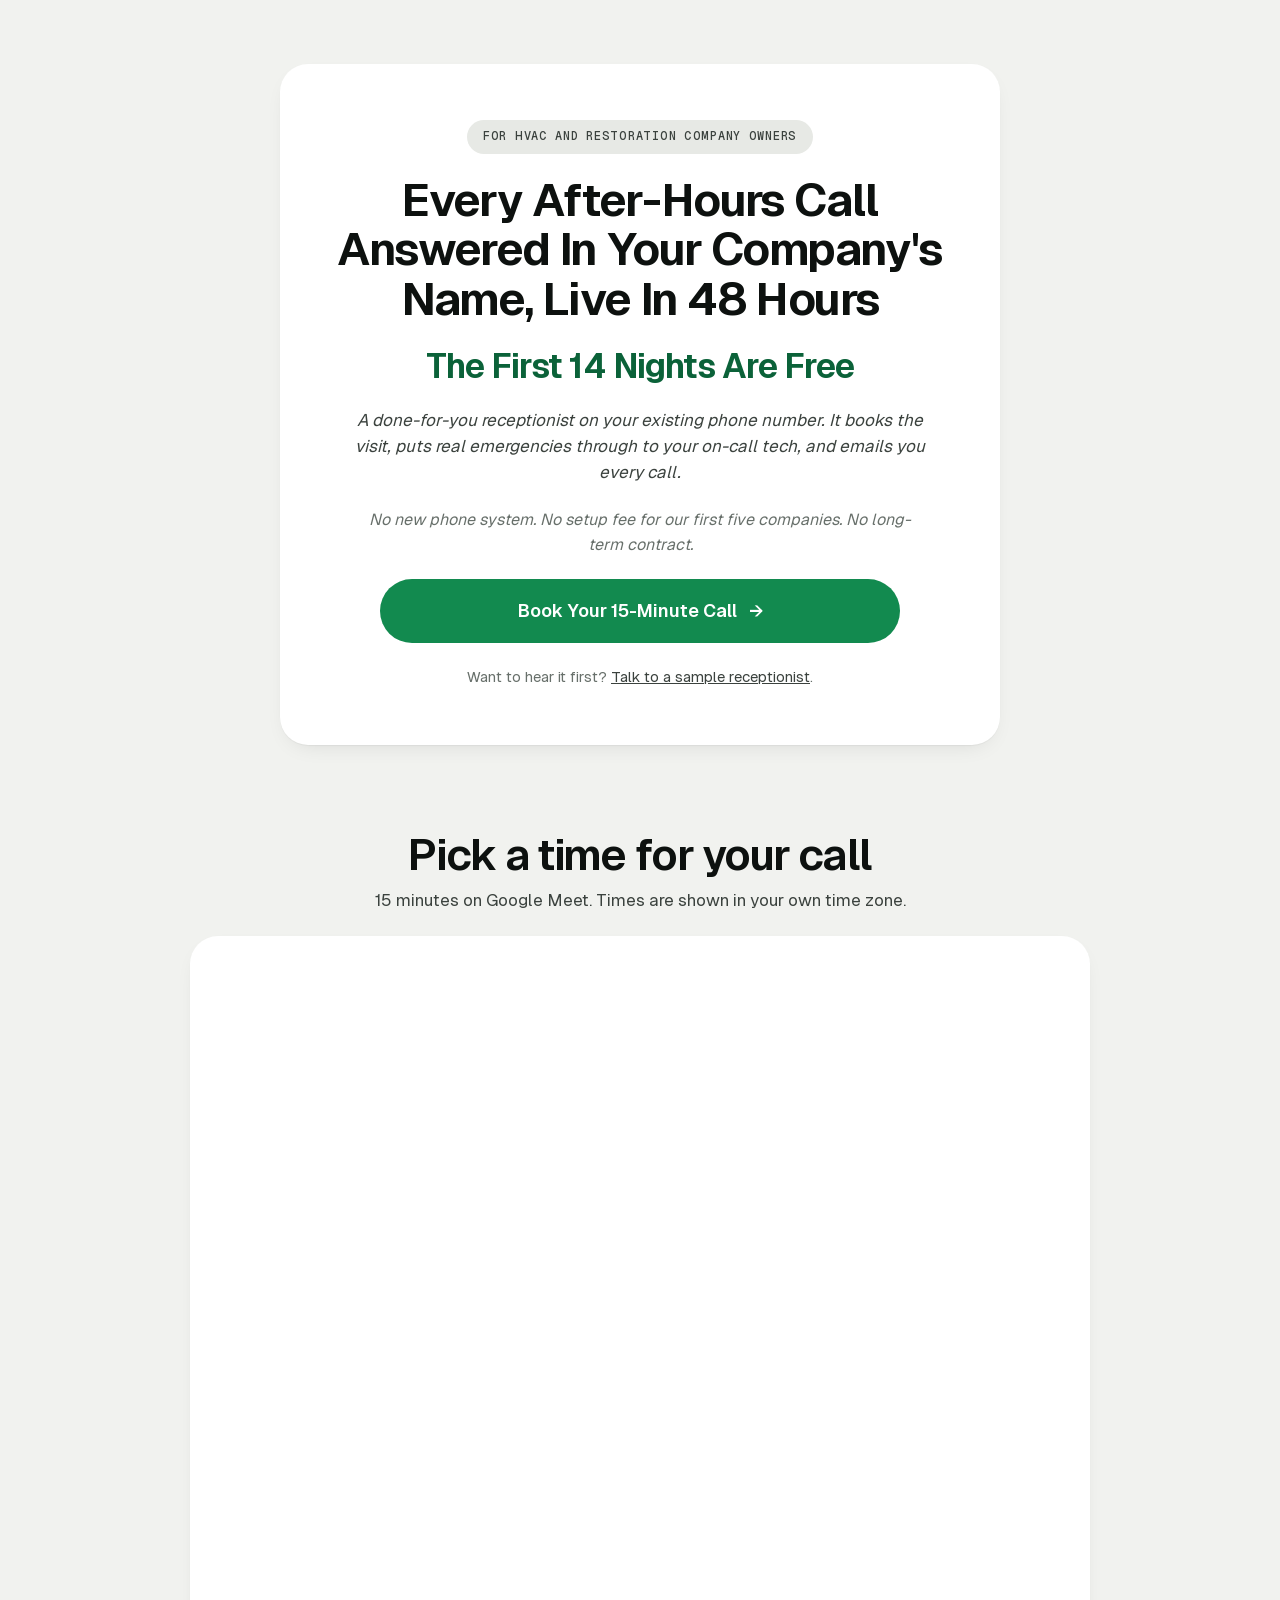
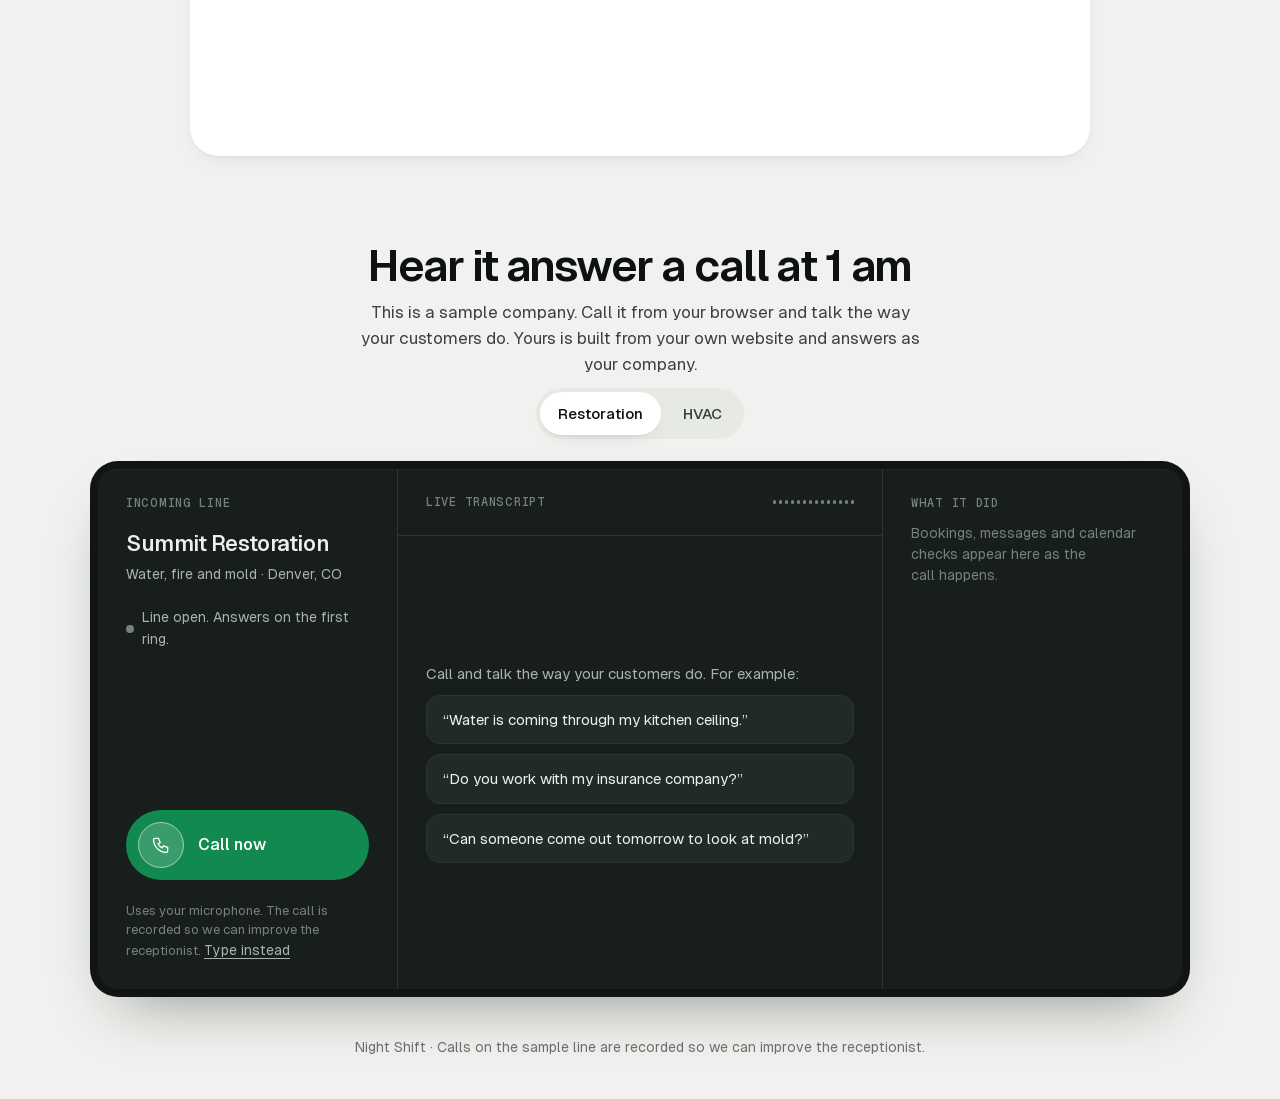
<file: index.html>
<!doctype html>
<html lang="en">
<head>
<meta charset="utf-8">
<meta name="viewport" content="width=device-width, initial-scale=1">
<title>Night Shift · After-hours receptionist for HVAC and restoration companies</title>
<meta name="description" content="Every after-hours call answered in your company's name, live on your existing number in 48 hours. The first 14 nights are free.">
<link rel="preload" href="fonts/Geist-Variable.woff2" as="font" type="font/woff2" crossorigin>
<link rel="stylesheet" href="base.css">
<link rel="stylesheet" href="funnel.css">
<script src="config.js"></script>
<script src="pixel.js"></script>
</head>
<body>
<main class="page">
  <section class="card">
    <span class="pill">For HVAC and restoration company owners</span>
    <h1>Every After-Hours Call Answered In Your Company's Name, Live In 48 Hours</h1>
    <p class="offer">The First 14 Nights Are Free</p>
    <p class="what">A done-for-you receptionist on your existing phone number. It books the visit, puts real emergencies through to your on-call tech, and emails you every call.</p>
    <p class="nos">No new phone system. No setup fee for our first five companies. No long-term contract.</p>
    <a class="cta" href="#book" data-cta>Book Your 15-Minute Call <span aria-hidden="true">→</span></a>
    <p class="under">Want to hear it first? <a href="#hear">Talk to a sample receptionist</a>.</p>
  </section>

  <section class="block" id="book">
    <div class="block-head"><h2>Pick a time for your call</h2><p>15 minutes on Google Meet. Times are shown in your own time zone.</p></div>
    <div class="cal"><iframe data-cal title="Book a call" loading="lazy"></iframe></div>
  </section>

  <section class="block" id="hear">
    <div class="block-head">
      <h2>Hear it answer a call at 1 am</h2>
      <p>This is a sample company. Call it from your browser and talk the way your customers do. Yours is built from your own website and answers as your company.</p>
      <div class="switch" role="group" aria-label="Sample company"><button type="button" data-pick="summit" aria-pressed="true">Restoration</button><button type="button" data-pick="northgate" aria-pressed="false">HVAC</button></div>
    </div>
    <div id="line"></div>
  </section>
</main>
<footer class="foot">Night Shift · Calls on the sample line are recorded so we can improve the receptionist.</footer>
<script type="module">
import { mountLine } from "./line.js";
import { SAMPLES } from "./samples.js";
document.querySelector("[data-cal]").src = window.NS.calendarEmbed;
const PROMPTS = {
  summit: ["Water is coming through my kitchen ceiling.", "Do you work with my insurance company?", "Can someone come out tomorrow to look at mold?"],
  northgate: ["My furnace stopped and it's freezing in here.", "What do you charge to come out?", "Can I book a tune-up for next week?"],
};
function show(key) {
  const D = SAMPLES[key];
  document.querySelectorAll("[data-pick]").forEach((b) => b.setAttribute("aria-pressed", String(b.dataset.pick === key)));
  const root = document.getElementById("line"); const fresh = root.cloneNode(false); root.replaceWith(fresh);
  mountLine(fresh, { agentId: D.agentId, vars: D.vars, company: D.name, meta: [D.trade === "restoration" ? "Water, fire and mold" : "Heating and cooling", D.city].join(" · "), prompts: PROMPTS[key] });
}
document.querySelectorAll("[data-pick]").forEach((b) => b.addEventListener("click", () => show(b.dataset.pick)));
show("summit");
document.querySelector("[data-cta]").addEventListener("click", () => window.fbq?.("track", "InitiateCheckout"));
</script>
</body>
</html>
</file>
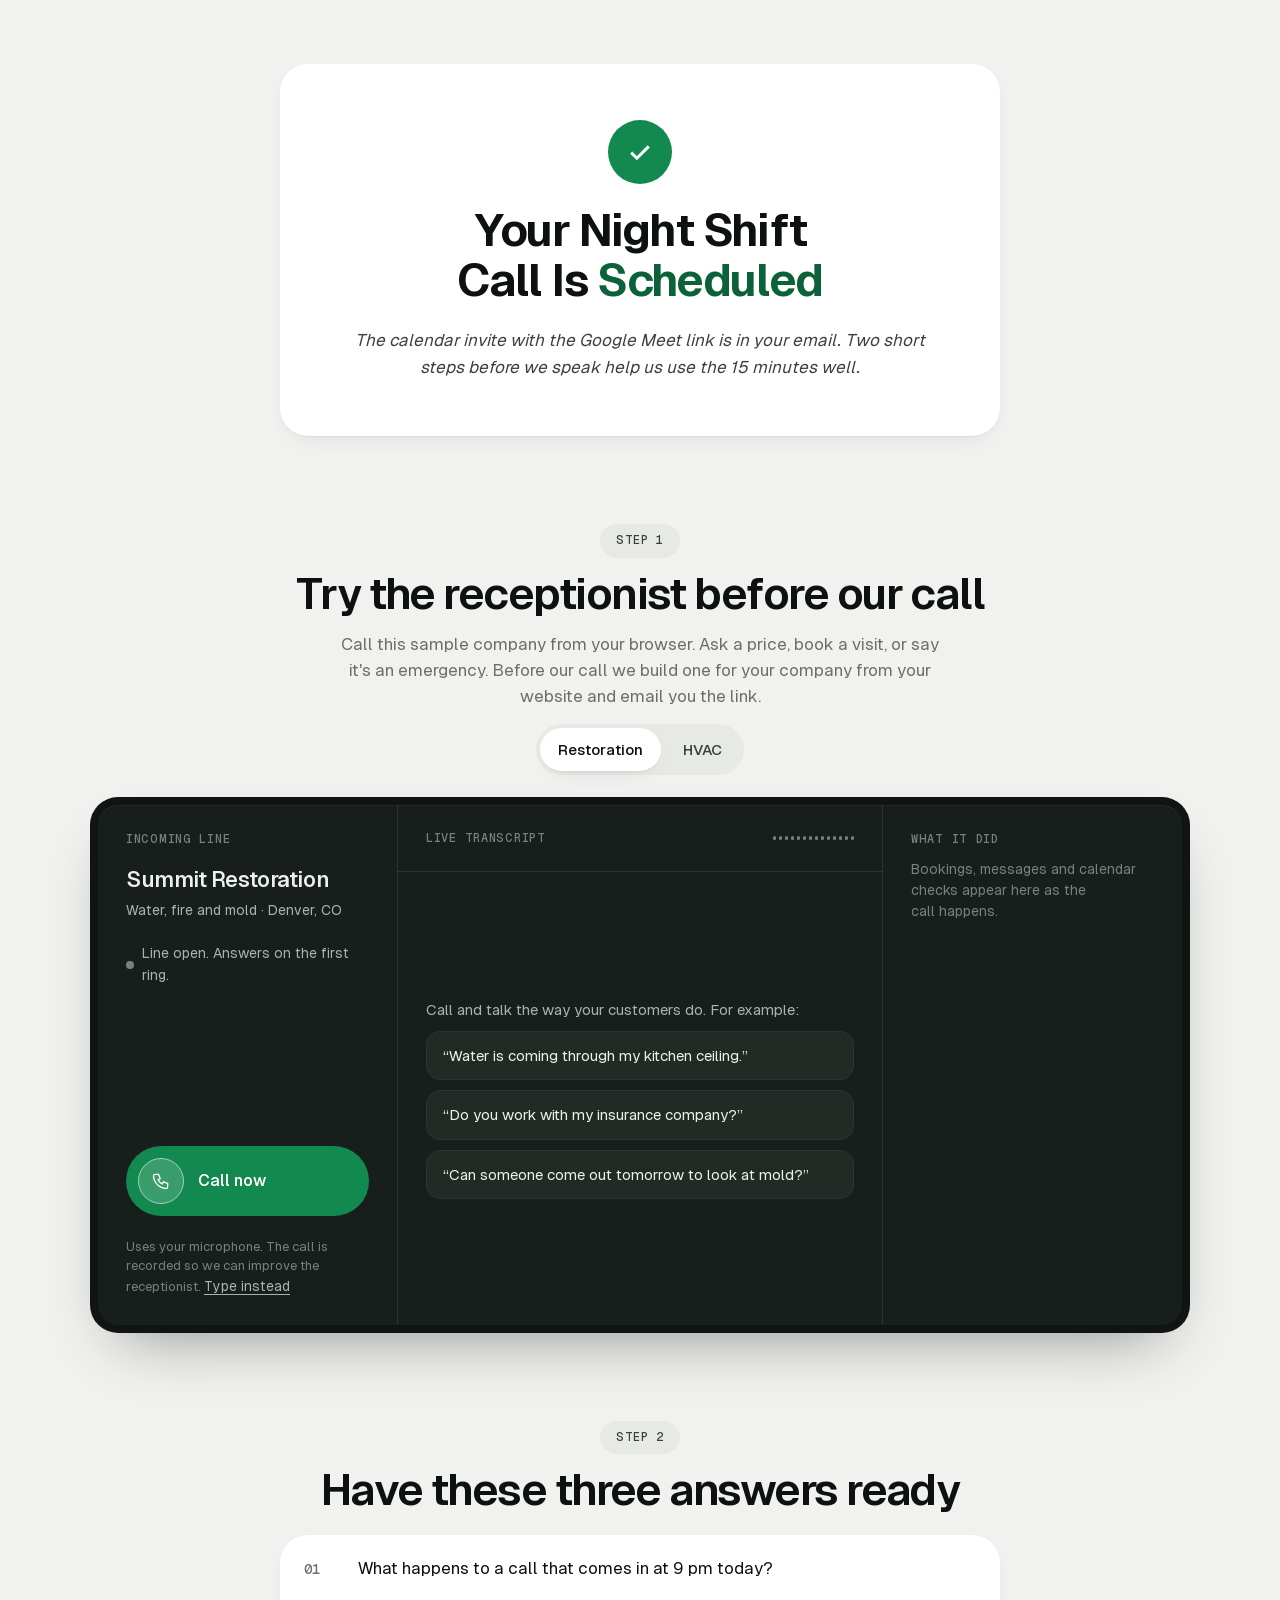
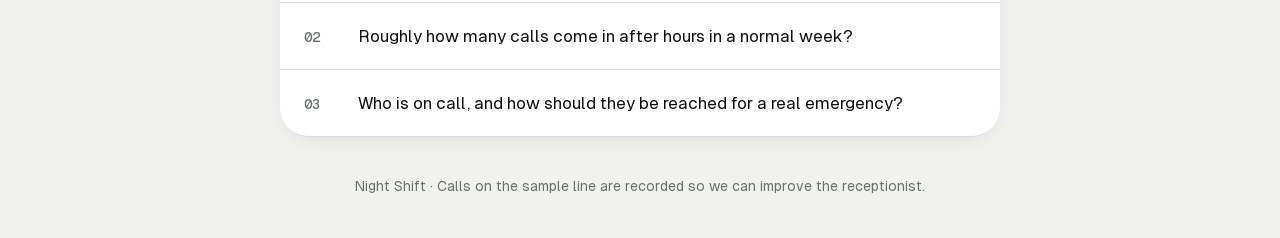
<file: booked.html>
<!doctype html>
<html lang="en">
<head>
<meta charset="utf-8">
<meta name="viewport" content="width=device-width, initial-scale=1">
<meta name="robots" content="noindex">
<title>Your call is scheduled · Night Shift</title>
<link rel="preload" href="fonts/Geist-Variable.woff2" as="font" type="font/woff2" crossorigin>
<link rel="stylesheet" href="base.css">
<link rel="stylesheet" href="funnel.css">
<script src="config.js"></script>
<script src="pixel.js"></script>
</head>
<body>
<main class="page">
  <section class="card">
    <span class="check" aria-hidden="true"><svg width="30" height="30" viewBox="0 0 24 24" fill="none" stroke="currentColor" stroke-width="2.4"><path d="M5 12.5l4.5 4.5L19 7.5"/></svg></span>
    <h1>Your Night Shift Call Is <em>Scheduled</em></h1>
    <p class="what">The calendar invite with the Google Meet link is in your email. Two short steps before we speak help us use the 15 minutes well.</p>
  </section>

  <section class="block">
    <div class="stage"><span class="pill">Step 1</span><h2 style="font-size:clamp(28px,4vw,44px);font-weight:620">Try the receptionist before our call</h2>
      <p class="muted" style="max-width:56ch">Call this sample company from your browser. Ask a price, book a visit, or say it's an emergency. Before our call we build one for your company from your website and email you the link.</p>
      <div class="switch" role="group" aria-label="Sample company"><button type="button" data-pick="summit" aria-pressed="true">Restoration</button><button type="button" data-pick="northgate" aria-pressed="false">HVAC</button></div>
    </div>
    <div id="line"></div>
  </section>

  <section class="block">
    <div class="stage"><span class="pill">Step 2</span><h2 style="font-size:clamp(28px,4vw,44px);font-weight:620">Have these three answers ready</h2></div>
    <ol class="qs">
      <li><b>01</b><span>What happens to a call that comes in at 9 pm today?</span></li>
      <li><b>02</b><span>Roughly how many calls come in after hours in a normal week?</span></li>
      <li><b>03</b><span>Who is on call, and how should they be reached for a real emergency?</span></li>
    </ol>
  </section>
</main>
<footer class="foot">Night Shift · Calls on the sample line are recorded so we can improve the receptionist.</footer>
<script type="module">
import { mountLine } from "./line.js";
import { SAMPLES } from "./samples.js";
const PROMPTS = {
  summit: ["Water is coming through my kitchen ceiling.", "Do you work with my insurance company?", "Can someone come out tomorrow to look at mold?"],
  northgate: ["My furnace stopped and it's freezing in here.", "What do you charge to come out?", "Can I book a tune-up for next week?"],
};
function show(key) {
  const D = SAMPLES[key];
  document.querySelectorAll("[data-pick]").forEach((b) => b.setAttribute("aria-pressed", String(b.dataset.pick === key)));
  const root = document.getElementById("line"); const fresh = root.cloneNode(false); root.replaceWith(fresh);
  mountLine(fresh, { agentId: D.agentId, vars: D.vars, company: D.name, meta: [D.trade === "restoration" ? "Water, fire and mold" : "Heating and cooling", D.city].join(" · "), prompts: PROMPTS[key] });
}
document.querySelectorAll("[data-pick]").forEach((b) => b.addEventListener("click", () => show(b.dataset.pick)));
show("summit");
window.fbq?.("track", "Schedule");
</script>
</body>
</html>
</file>
<file: base.css>
/* Shared look for demo pages and client portals (brand name comes from data/config.json "brand").
   Light paper, ink type, one signal green used only for "answered / booked / live". */
@font-face { font-family: "Geist"; src: url("fonts/Geist-Variable.woff2") format("woff2"); font-weight: 100 900; font-display: swap; }
@font-face { font-family: "Geist Mono"; src: url("fonts/GeistMono-Variable.woff2") format("woff2"); font-weight: 100 900; font-display: swap; }

:root {
  --paper: #f1f2ef;
  --surface: #ffffff;
  --sunk: #e7e9e5;
  --ink: #0d110f;
  --ink-2: #3b423e;
  --ink-3: #68706b;
  --line: #d6dad5;
  --line-2: #c4c9c3;
  --green: #128a4f;
  --green-ink: #0b6239;
  --green-wash: #e3f1e8;
  --console: #101513;
  --console-2: #181e1b;
  --console-3: #222a26;
  --console-line: #2c3531;
  --console-ink: #edf1ee;
  --console-ink-2: #a9b3ad;
  --console-ink-3: #77827c;
  --danger: #b4231b;
  --r-xl: 28px; --r-l: 20px; --r-m: 14px; --r-s: 10px;
  --ease: cubic-bezier(0.32, 0.72, 0, 1);
  --gutter: clamp(16px, 4vw, 40px);
  --section: clamp(80px, 11vw, 148px);
  --max: 1240px;
  --shadow: 0 1px 1px rgba(13, 17, 15, 0.04), 0 8px 24px -12px rgba(13, 17, 15, 0.14);
  color-scheme: light;
}
* { box-sizing: border-box; }
html { -webkit-text-size-adjust: 100%; text-size-adjust: 100%; }
body { margin: 0; background: var(--paper); color: var(--ink); font: 400 17px/1.55 "Geist", ui-sans-serif, system-ui, sans-serif; font-feature-settings: "ss01"; -webkit-font-smoothing: antialiased; }
img, svg, video { display: block; max-width: 100%; }
a { color: inherit; }
button, input, select, textarea { font: inherit; color: inherit; }
:focus-visible { outline: 2px solid var(--green); outline-offset: 3px; border-radius: 6px; }
.mono { font-family: "Geist Mono", ui-monospace, monospace; font-feature-settings: "zero"; }
.wrap { max-width: var(--max); margin-inline: auto; padding-inline: var(--gutter); }
.eyebrow { display: inline-flex; align-items: center; gap: 10px; font: 500 13px/1 "Geist Mono", monospace; letter-spacing: 0.04em; text-transform: uppercase; color: var(--ink-3); }
.eyebrow::before { content: ""; width: 7px; height: 7px; border-radius: 50%; background: var(--green); }
h1, h2, h3 { margin: 0; font-weight: 560; letter-spacing: -0.035em; line-height: 1.02; text-wrap: balance; }
h2 { font-size: clamp(36px, 5.2vw, 64px); }
h3 { font-size: 22px; letter-spacing: -0.02em; line-height: 1.2; }
p { margin: 0; text-wrap: pretty; }
.lede { font-size: clamp(18px, 1.7vw, 21px); line-height: 1.5; color: var(--ink-2); max-width: 40ch; }
.muted { color: var(--ink-3); }

/* buttons: a pill with the arrow in its own circle */
.btn { display: inline-flex; align-items: center; gap: 14px; height: 54px; padding: 0 8px 0 24px; border-radius: 999px; border: 0; cursor: pointer; text-decoration: none; font-weight: 520; font-size: 16px; white-space: nowrap; transition: transform 0.5s var(--ease), background 0.3s var(--ease); }
.btn:active { transform: scale(0.98); }
.btn .knob { display: grid; place-items: center; width: 38px; height: 38px; border-radius: 50%; transition: transform 0.5s var(--ease); }
.btn:hover .knob { transform: translateX(3px); }
.btn-ink { background: var(--ink); color: #fff; }
.btn-ink .knob { background: rgba(255, 255, 255, 0.12); }
.btn-ink:hover { background: #222a26; }
.btn-green { background: var(--green); color: #fff; }
.btn-green .knob { background: rgba(255, 255, 255, 0.16); }
.btn-green:hover { background: var(--green-ink); }
.btn-plain { height: auto; padding: 0; background: none; color: var(--ink); gap: 8px; border-bottom: 1px solid var(--line-2); border-radius: 0; padding-bottom: 3px; }
.btn-plain:hover { border-color: var(--ink); }
.btn[disabled] { opacity: 0.55; cursor: default; }

/* fields */
.field { display: grid; gap: 8px; }
.field label { font-size: 14px; font-weight: 520; color: var(--ink-2); }
.field input { height: 54px; padding: 0 18px; border-radius: var(--r-m); border: 1px solid var(--line-2); background: var(--surface); font-size: 17px; transition: border-color 0.2s var(--ease); }
.field input:focus { outline: none; border-color: var(--ink); }
.hp { position: absolute; left: -9999px; width: 1px; height: 1px; opacity: 0; }

/* reveal on scroll (native scroll; transform and opacity only) */
.reveal { opacity: 0; transform: translateY(28px); transition: opacity 0.9s var(--ease), transform 0.9s var(--ease); }
.reveal.in { opacity: 1; transform: none; }
@media (prefers-reduced-motion: reduce) { .reveal { opacity: 1; transform: none; transition: none; } * { animation: none !important; } }

/* ---- the live line: a phone call with the receptionist, in the page ------------------------------ */
.line { background: var(--console); color: var(--console-ink); border-radius: var(--r-xl); padding: 8px; box-shadow: 0 30px 60px -30px rgba(13, 17, 15, 0.45); }
.line-in { display: grid; grid-template-columns: 300px minmax(0, 1fr) 300px; min-height: 520px; border-radius: calc(var(--r-xl) - 8px); background: var(--console-2); box-shadow: inset 0 1px 0 rgba(255, 255, 255, 0.05); overflow: hidden; }
.line-side { padding: 28px; display: flex; flex-direction: column; gap: 22px; border-right: 1px solid var(--console-line); }
.line-rail { padding: 28px; border-left: 1px solid var(--console-line); display: flex; flex-direction: column; gap: 14px; }
.line-label { font: 500 12px/1 "Geist Mono", monospace; letter-spacing: 0.06em; text-transform: uppercase; color: var(--console-ink-3); }
.line-co { font-size: 22px; font-weight: 560; letter-spacing: -0.02em; line-height: 1.15; }
.line-meta { color: var(--console-ink-2); font-size: 14px; line-height: 1.5; }
.line-status { display: inline-flex; align-items: center; gap: 8px; font-size: 14px; color: var(--console-ink-2); }
.line-status i { width: 8px; height: 8px; border-radius: 50%; background: var(--console-ink-3); }
.line[data-state="live"] .line-status i { background: #3ccf7f; }
.line[data-state="connecting"] .line-status i { background: #d9b44a; }
.callbtn { position: relative; margin-top: auto; display: flex; align-items: center; gap: 14px; width: 100%; padding: 12px 22px 12px 12px; border: 0; border-radius: 999px; background: var(--green); color: #fff; font-weight: 540; font-size: 16px; cursor: pointer; transition: background 0.3s var(--ease), transform 0.5s var(--ease); }
.callbtn:active { transform: scale(0.98); }
.callbtn .ph { position: relative; display: grid; place-items: center; width: 46px; height: 46px; border-radius: 50%; background: rgba(255, 255, 255, 0.16); flex: none; }
.callbtn .ph::after { content: ""; position: absolute; inset: 0; border-radius: 50%; border: 1px solid rgba(255, 255, 255, 0.5); animation: ring 2.4s var(--ease) infinite; }
.line[data-state="live"] .callbtn, .line[data-state="connecting"] .callbtn { background: #2a322e; }
.line[data-state="live"] .callbtn .ph::after { animation: none; }
@keyframes ring { 0% { transform: scale(1); opacity: 0.9; } 70%, 100% { transform: scale(1.6); opacity: 0; } }
.callnote { font-size: 13px; color: var(--console-ink-3); line-height: 1.45; }
.textlink { background: none; border: 0; padding: 0; color: var(--console-ink-2); font-size: 14px; text-decoration: underline; text-underline-offset: 3px; cursor: pointer; text-align: left; }

.line-talk { display: flex; flex-direction: column; min-width: 0; }
.line-head { display: flex; align-items: center; justify-content: space-between; gap: 12px; padding: 22px 28px; border-bottom: 1px solid var(--console-line); }
.wave { display: flex; align-items: center; gap: 3px; height: 22px; }
.wave span { width: 3px; height: 4px; border-radius: 2px; background: var(--console-ink-3); transition: height 0.12s linear, background 0.3s; }
.line[data-mode="speaking"] .wave span { background: #3ccf7f; }
.talk { flex: 1; overflow-y: auto; padding: 24px 28px; display: flex; flex-direction: column; gap: 14px; max-height: 460px; scroll-behavior: smooth; }
.msg { max-width: 86%; padding: 12px 16px; border-radius: 16px; font-size: 15.5px; line-height: 1.5; animation: msgin 0.6s var(--ease) both; }
.msg small { display: block; margin-bottom: 4px; font: 500 11px/1 "Geist Mono", monospace; letter-spacing: 0.05em; text-transform: uppercase; color: var(--console-ink-3); }
.msg.ai { background: var(--console-3); align-self: flex-start; border-bottom-left-radius: 6px; }
.msg.user { background: #e9eee9; color: var(--ink); align-self: flex-end; border-bottom-right-radius: 6px; }
.msg.user small { color: var(--ink-3); }
.msg.sys { align-self: center; background: none; color: var(--console-ink-3); font-size: 13px; padding: 2px 0; }
@keyframes msgin { from { opacity: 0; transform: translateY(10px); } to { opacity: 1; transform: none; } }
.try { display: grid; gap: 10px; margin: auto 0; }
.try p { color: var(--console-ink-2); font-size: 15px; }
.try button { text-align: left; background: var(--console-3); border: 1px solid var(--console-line); border-radius: 14px; padding: 12px 16px; color: var(--console-ink); font-size: 15px; cursor: pointer; transition: border-color 0.3s var(--ease); }
.try button:hover { border-color: var(--console-ink-3); }
.typebar { display: none; gap: 8px; padding: 14px 20px; border-top: 1px solid var(--console-line); }
.line[data-typing="on"] .typebar { display: flex; }
.typebar input { flex: 1; min-width: 0; height: 46px; border-radius: 999px; border: 1px solid var(--console-line); background: var(--console-3); padding: 0 18px; color: var(--console-ink); }
.typebar input:focus { outline: none; border-color: var(--console-ink-3); }
.typebar button { height: 46px; padding: 0 20px; border-radius: 999px; border: 0; background: #e9eee9; color: var(--ink); font-weight: 540; cursor: pointer; }

.step { display: flex; gap: 12px; align-items: flex-start; padding: 12px 14px; border-radius: 14px; background: var(--console-3); font-size: 14px; line-height: 1.45; color: var(--console-ink-2); animation: msgin 0.6s var(--ease) both; }
.step b { display: block; color: var(--console-ink); font-weight: 540; }
.step .dot { flex: none; width: 8px; height: 8px; margin-top: 6px; border-radius: 50%; background: var(--console-ink-3); }
.step.done .dot { background: #3ccf7f; }
.card-booked { border-radius: 16px; padding: 18px; background: #eef4ef; color: var(--ink); animation: msgin 0.7s var(--ease) both; }
.card-booked .k { font: 500 11px/1 "Geist Mono", monospace; letter-spacing: 0.06em; text-transform: uppercase; color: var(--green-ink); }
.card-booked .v { margin-top: 8px; font-size: 18px; font-weight: 560; letter-spacing: -0.01em; line-height: 1.25; }
.card-booked .s { margin-top: 6px; font-size: 14px; color: var(--ink-2); }
.rail-empty { color: var(--console-ink-3); font-size: 14px; line-height: 1.5; }

@media (max-width: 1060px) {
  .line-in { grid-template-columns: 1fr; }
  .line-side { border-right: 0; border-bottom: 1px solid var(--console-line); }
  .line-rail { border-left: 0; border-top: 1px solid var(--console-line); }
  .callbtn { margin-top: 6px; }
  .talk { max-height: 380px; min-height: 260px; }
}
@media (max-width: 560px) {
  body { font-size: 16px; }
  .line { border-radius: 22px; padding: 6px; }
  .line-in { border-radius: 17px; }
  .line-side, .line-rail { padding: 22px 18px; }
  .line-head { padding: 16px 18px; }
  .talk { padding: 18px; }
  .msg { max-width: 92%; }
  .btn { height: 52px; }
}
</file>
<file: funnel.css>
/* Ad funnel (landing + after-booking), built on base.css. Mirrors the reel Mate sent (28 Oct):
   one card with audience, offer, risk reversal and one button; the booking calendar on the same page. */
body { background: var(--paper); }
.page { padding: clamp(20px, 5vw, 64px) var(--gutter) 40px; display: grid; gap: clamp(48px, 7vw, 88px); justify-items: center; }
.card { width: 100%; max-width: 720px; background: var(--surface); border-radius: var(--r-xl); box-shadow: var(--shadow); padding: clamp(28px, 5vw, 56px); text-align: center; display: grid; gap: 22px; justify-items: center; }
.pill { display: inline-block; padding: 9px 16px; border-radius: 999px; background: var(--sunk); font: 500 12px/1.3 "Geist Mono", monospace; letter-spacing: 0.06em; text-transform: uppercase; color: var(--ink-2); }
.card h1 { font-size: clamp(30px, 4.6vw, 46px); font-weight: 650; letter-spacing: -0.035em; line-height: 1.08; }
.card .offer { font-size: clamp(24px, 3.4vw, 34px); font-weight: 650; letter-spacing: -0.03em; line-height: 1.12; color: var(--green-ink); }
.card .what { font-size: 17px; font-style: italic; color: var(--ink-2); max-width: 52ch; }
.card .nos { font-size: 16px; font-style: italic; color: var(--ink-3); }
.cta { display: flex; align-items: center; justify-content: center; gap: 12px; width: 100%; max-width: 520px; min-height: 64px; padding: 14px 24px; border-radius: 999px; background: var(--green); color: #fff; text-decoration: none; font-weight: 600; font-size: 18px; transition: background 0.3s var(--ease), transform 0.5s var(--ease); }
.cta:hover { background: var(--green-ink); }
.cta:active { transform: scale(0.98); }
.under { font-size: 15px; color: var(--ink-3); }
.under a { color: var(--ink-2); }
.block { width: 100%; max-width: 1100px; display: grid; gap: 22px; }
.block-head { text-align: center; display: grid; gap: 10px; justify-items: center; }
.block-head h2 { font-size: clamp(28px, 4vw, 44px); font-weight: 620; }
.block-head p { color: var(--ink-2); max-width: 56ch; }
.cal { width: 100%; max-width: 900px; justify-self: center; background: var(--surface); border-radius: var(--r-xl); box-shadow: var(--shadow); overflow: hidden; }
.cal iframe { display: block; width: 100%; height: 820px; border: 0; }
.switch { display: inline-flex; padding: 4px; border-radius: 999px; background: var(--sunk); gap: 4px; }
.switch button { border: 0; background: none; padding: 10px 18px; border-radius: 999px; font-weight: 520; font-size: 15px; cursor: pointer; color: var(--ink-2); }
.switch button[aria-pressed="true"] { background: var(--surface); color: var(--ink); box-shadow: var(--shadow); }
.check { display: grid; place-items: center; width: 64px; height: 64px; border-radius: 50%; background: var(--green); color: #fff; }
.card h1 em { font-style: normal; color: var(--green-ink); }
.stage { display: grid; gap: 14px; justify-items: center; text-align: center; }
.qs { list-style: none; margin: 0; padding: 0; width: 100%; max-width: 720px; justify-self: center; background: var(--surface); border-radius: var(--r-xl); box-shadow: var(--shadow); }
.qs li { display: grid; grid-template-columns: 40px 1fr; gap: 14px; align-items: baseline; padding: 20px 24px; border-bottom: 1px solid var(--line); text-align: left; }
.qs li:last-child { border-bottom: 0; }
.qs b { font: 500 14px/1 "Geist Mono", monospace; color: var(--ink-3); }
.foot { text-align: center; font-size: 14px; color: var(--ink-3); padding-bottom: 40px; }
@media (max-width: 900px) { .line-in { grid-template-columns: 1fr; } .line-side, .line-rail { border: 0; } .line-rail { border-top: 1px solid var(--console-line); } .cal iframe { height: 1100px; } }
</file>
